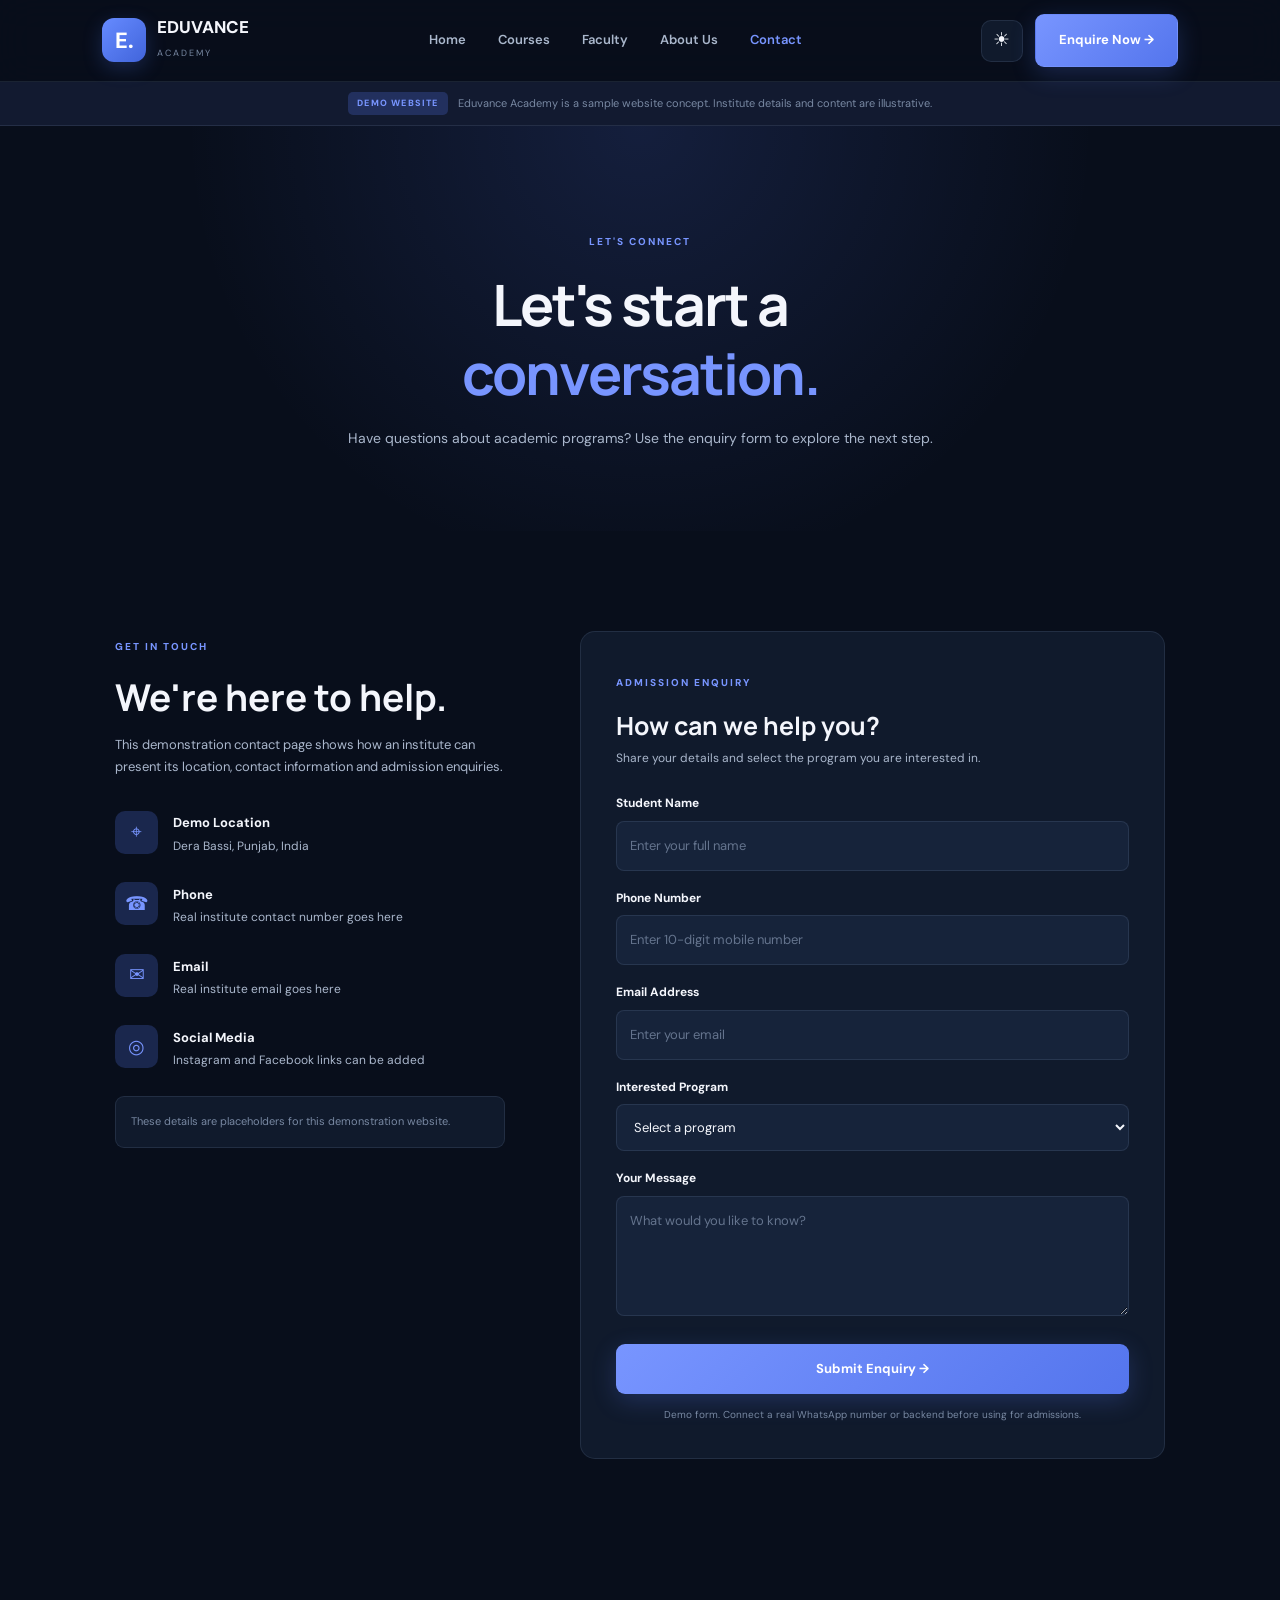
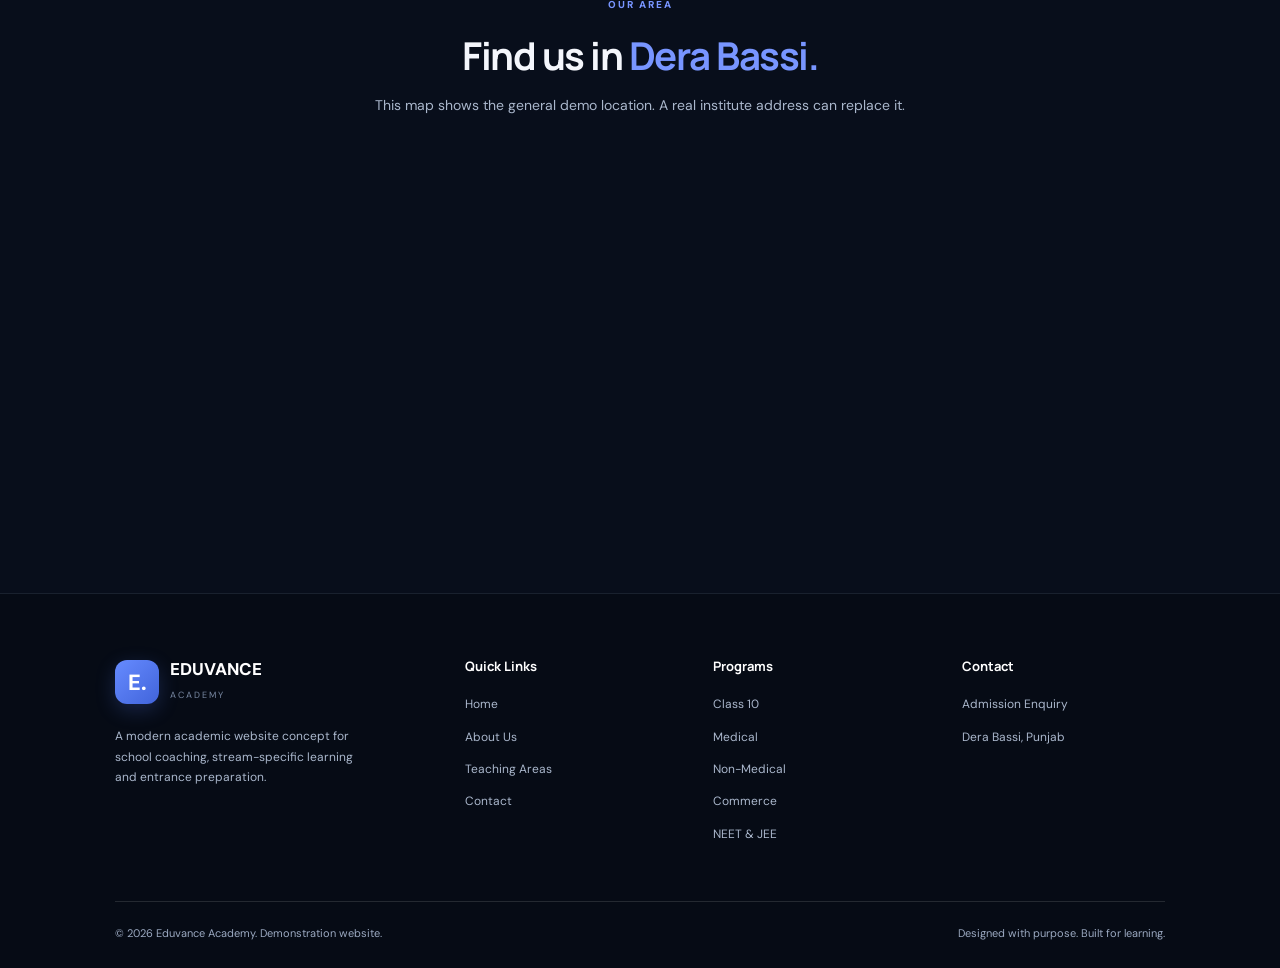
<file: contact.html>
<!DOCTYPE html>
<html lang="en">

<head>

    <meta charset="UTF-8">
    <meta name="viewport" content="width=device-width, initial-scale=1.0">

    <title>Contact & Admission Enquiry | Eduvance Academy</title>

    <meta name="description"
          content="Send an academic program or admission enquiry to Eduvance Academy.">

    <meta name="theme-color" content="#080e1b">

    <link rel="icon" type="image/svg+xml" href="favicon.svg">

    <link href="https://fonts.googleapis.com/css2?family=DM+Sans:wght@400;500;600;700;800&family=Manrope:wght@400;500;600;700;800&display=swap"
          rel="stylesheet">

    <link rel="stylesheet" href="css/style.css">

</head>

<body>

<div id="site-header"></div>

<main>

    <section class="page-hero">

        <span class="eyebrow">LET'S CONNECT</span>

        <h1>
            Let's start a<br>
            <span>conversation.</span>
        </h1>

        <p>
            Have questions about academic programs?
            Use the enquiry form to explore the next step.
        </p>

    </section>


    <section class="section contact-layout">


        <!-- CONTACT INFORMATION -->
        <div class="contact-info">

            <span class="eyebrow">GET IN TOUCH</span>

            <h2>
                We're here to
                <span>help.</span>
            </h2>

            <p>
                This demonstration contact page shows how
                an institute can present its location,
                contact information and admission enquiries.
            </p>


            <div class="contact-detail">

                <div class="detail-icon">⌖</div>

                <div>
                    <strong>Demo Location</strong>
                    <p>Dera Bassi, Punjab, India</p>
                </div>

            </div>


            <div class="contact-detail">

                <div class="detail-icon">☎</div>

                <div>
                    <strong>Phone</strong>
                    <p>Real institute contact number goes here</p>
                </div>

            </div>


            <div class="contact-detail">

                <div class="detail-icon">✉</div>

                <div>
                    <strong>Email</strong>
                    <p>Real institute email goes here</p>
                </div>

            </div>


            <div class="contact-detail">

                <div class="detail-icon">◎</div>

                <div>
                    <strong>Social Media</strong>
                    <p>Instagram and Facebook links can be added</p>
                </div>

            </div>


            <div class="demo-contact-note">
                These details are placeholders for this
                demonstration website.
            </div>

        </div>



        <!-- ENQUIRY FORM -->
        <form class="enquiry-form" id="enquiryForm">

            <span class="eyebrow">ADMISSION ENQUIRY</span>

            <h2>How can we help you?</h2>

            <p>
                Share your details and select the
                program you are interested in.
            </p>


            <label for="studentName">
                Student Name
            </label>

            <input
                type="text"
                id="studentName"
                name="name"
                placeholder="Enter your full name"
                autocomplete="name"
                required
            >


            <label for="studentPhone">
                Phone Number
            </label>

            <input
                type="tel"
                id="studentPhone"
                name="phone"
                placeholder="Enter 10-digit mobile number"
                pattern="[6-9][0-9]{9}"
                maxlength="10"
                autocomplete="tel"
                required
            >


            <label for="studentEmail">
                Email Address
            </label>

            <input
                type="email"
                id="studentEmail"
                name="email"
                placeholder="Enter your email"
                autocomplete="email"
            >


            <label for="studentCourse">
                Interested Program
            </label>

            <select id="studentCourse" name="course" required>

                <option value="">Select a program</option>

                <option>Class 10</option>

                <option>Medical - Class 11 & 12</option>

                <option>Non-Medical - Class 11 & 12</option>

                <option>Commerce - Class 11 & 12</option>

                <option>NEET Preparation</option>

                <option>JEE Preparation</option>

            </select>


            <label for="studentMessage">
                Your Message
            </label>

            <textarea
                id="studentMessage"
                name="message"
                rows="4"
                placeholder="What would you like to know?"
            ></textarea>


            <button type="submit"
                    class="btn btn-primary form-submit">

                Submit Enquiry →

            </button>


            <small class="form-note" id="formNote">
                Demo form. Connect a real WhatsApp number
                or backend before using for admissions.
            </small>

        </form>

    </section>


    <!-- LOCATION -->
    <section class="map-section">

        <div class="section-heading centered">

            <span class="eyebrow">OUR AREA</span>

            <h2>
                Find us in
                <span>Dera Bassi.</span>
            </h2>

            <p>
                This map shows the general demo location.
                A real institute address can replace it.
            </p>

        </div>


        <iframe
            title="Map showing Dera Bassi, Punjab"
            src="https://www.google.com/maps?q=Dera+Bassi+Punjab+India&output=embed"
            width="100%"
            height="350"
            style="border:0"
            loading="lazy"
            referrerpolicy="no-referrer-when-downgrade">
        </iframe>

    </section>

</main>


<div id="site-footer"></div>

<script src="js/main.js"></script>

</body>
</html>
</file>
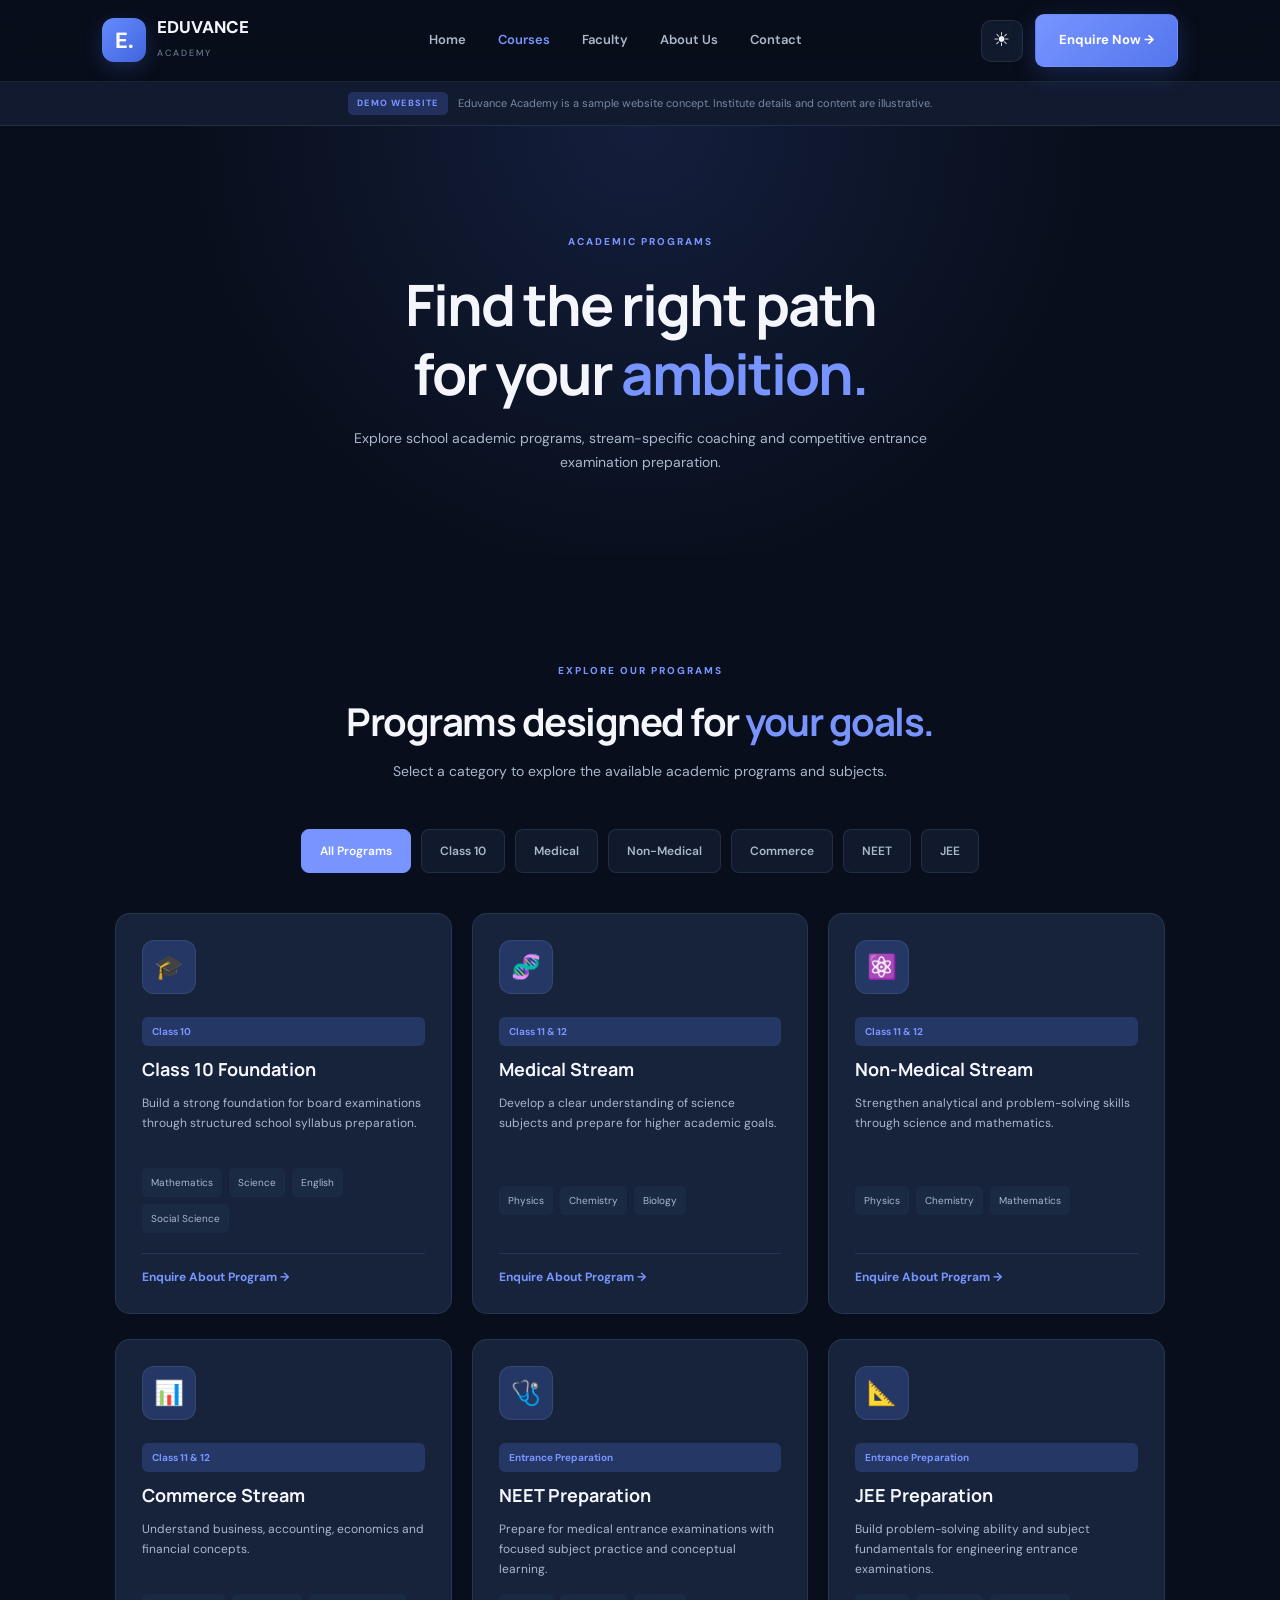
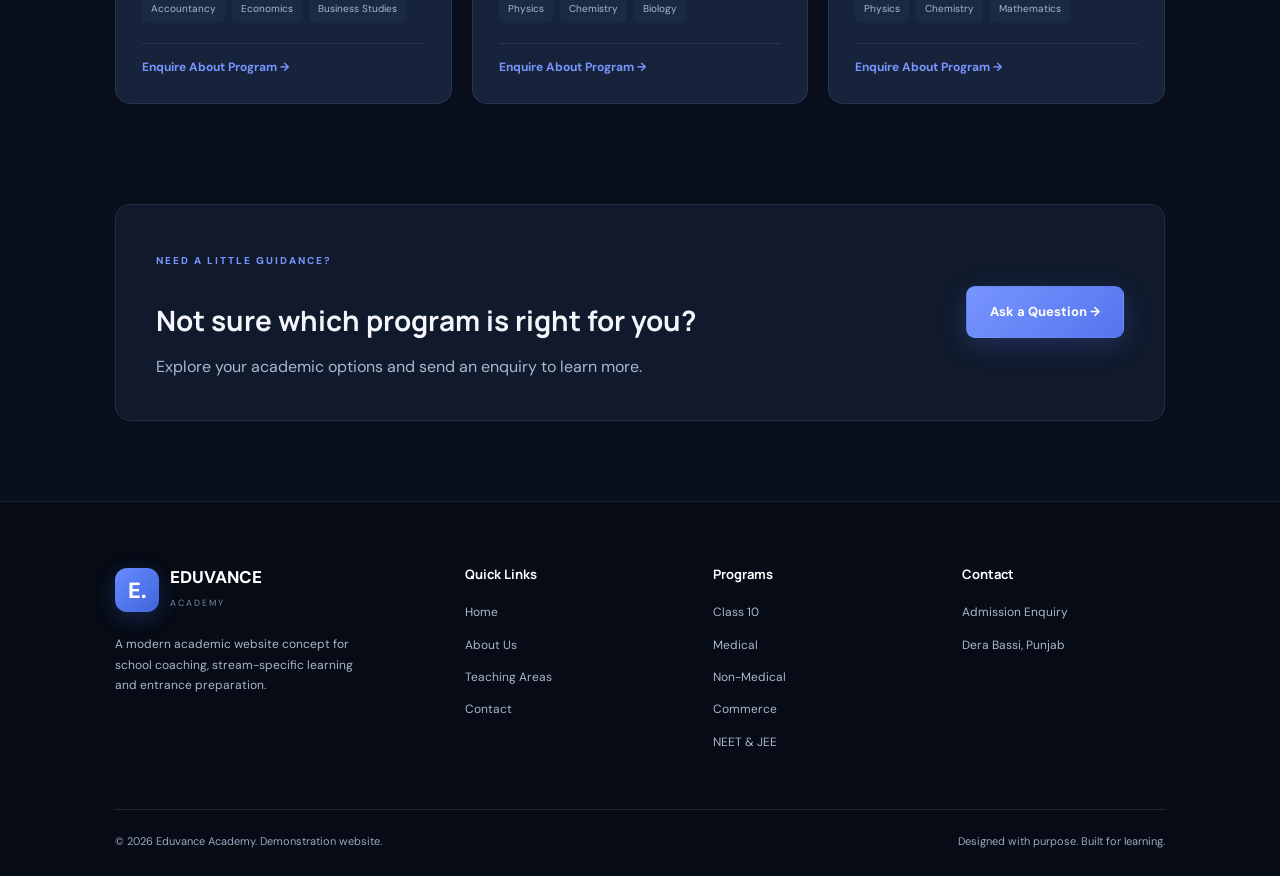
<file: courses.html>
<!DOCTYPE html>
<html lang="en">

<head>

    <meta charset="UTF-8">
    <meta name="viewport" content="width=device-width, initial-scale=1.0">

    <title>Courses & Programs | Eduvance Academy</title>

    <meta name="description"
          content="Explore Class 10, Medical, Non-Medical, Commerce, NEET and JEE academic programs.">

    <meta name="theme-color" content="#080e1b">

    <link rel="icon" type="image/svg+xml" href="favicon.svg">

    <link href="https://fonts.googleapis.com/css2?family=DM+Sans:wght@400;500;600;700;800&family=Manrope:wght@400;500;600;700;800&display=swap"
          rel="stylesheet">

    <link rel="stylesheet" href="css/style.css">

</head>

<body>

<div id="site-header"></div>

<main>

    <section class="page-hero">

        <span class="eyebrow">ACADEMIC PROGRAMS</span>

        <h1>
            Find the right path<br>
            for your <span>ambition.</span>
        </h1>

        <p>
            Explore school academic programs,
            stream-specific coaching and competitive
            entrance examination preparation.
        </p>

    </section>


    <section class="section">

        <div class="section-heading centered">

            <span class="eyebrow">EXPLORE OUR PROGRAMS</span>

            <h2>
                Programs designed for
                <span>your goals.</span>
            </h2>

            <p>
                Select a category to explore the available
                academic programs and subjects.
            </p>

        </div>


        <div class="course-filter">

            <button class="filter-btn active" data-filter="all">
                All Programs
            </button>

            <button class="filter-btn" data-filter="class10">
                Class 10
            </button>

            <button class="filter-btn" data-filter="medical">
                Medical
            </button>

            <button class="filter-btn" data-filter="nonmedical">
                Non-Medical
            </button>

            <button class="filter-btn" data-filter="commerce">
                Commerce
            </button>

            <button class="filter-btn" data-filter="neet">
                NEET
            </button>

            <button class="filter-btn" data-filter="jee">
                JEE
            </button>

        </div>


        <div class="course-grid course-grid-page"
             id="allCourses"></div>

    </section>


    <section class="section course-note">

        <div>

            <span class="eyebrow">NEED A LITTLE GUIDANCE?</span>

            <h2>
                Not sure which program is right for you?
            </h2>

            <p>
                Explore your academic options and
                send an enquiry to learn more.
            </p>

        </div>

        <a href="contact.html" class="btn btn-primary">
            Ask a Question →
        </a>

    </section>

</main>

<div id="site-footer"></div>

<script src="js/main.js"></script>

</body>
</html>
</file>
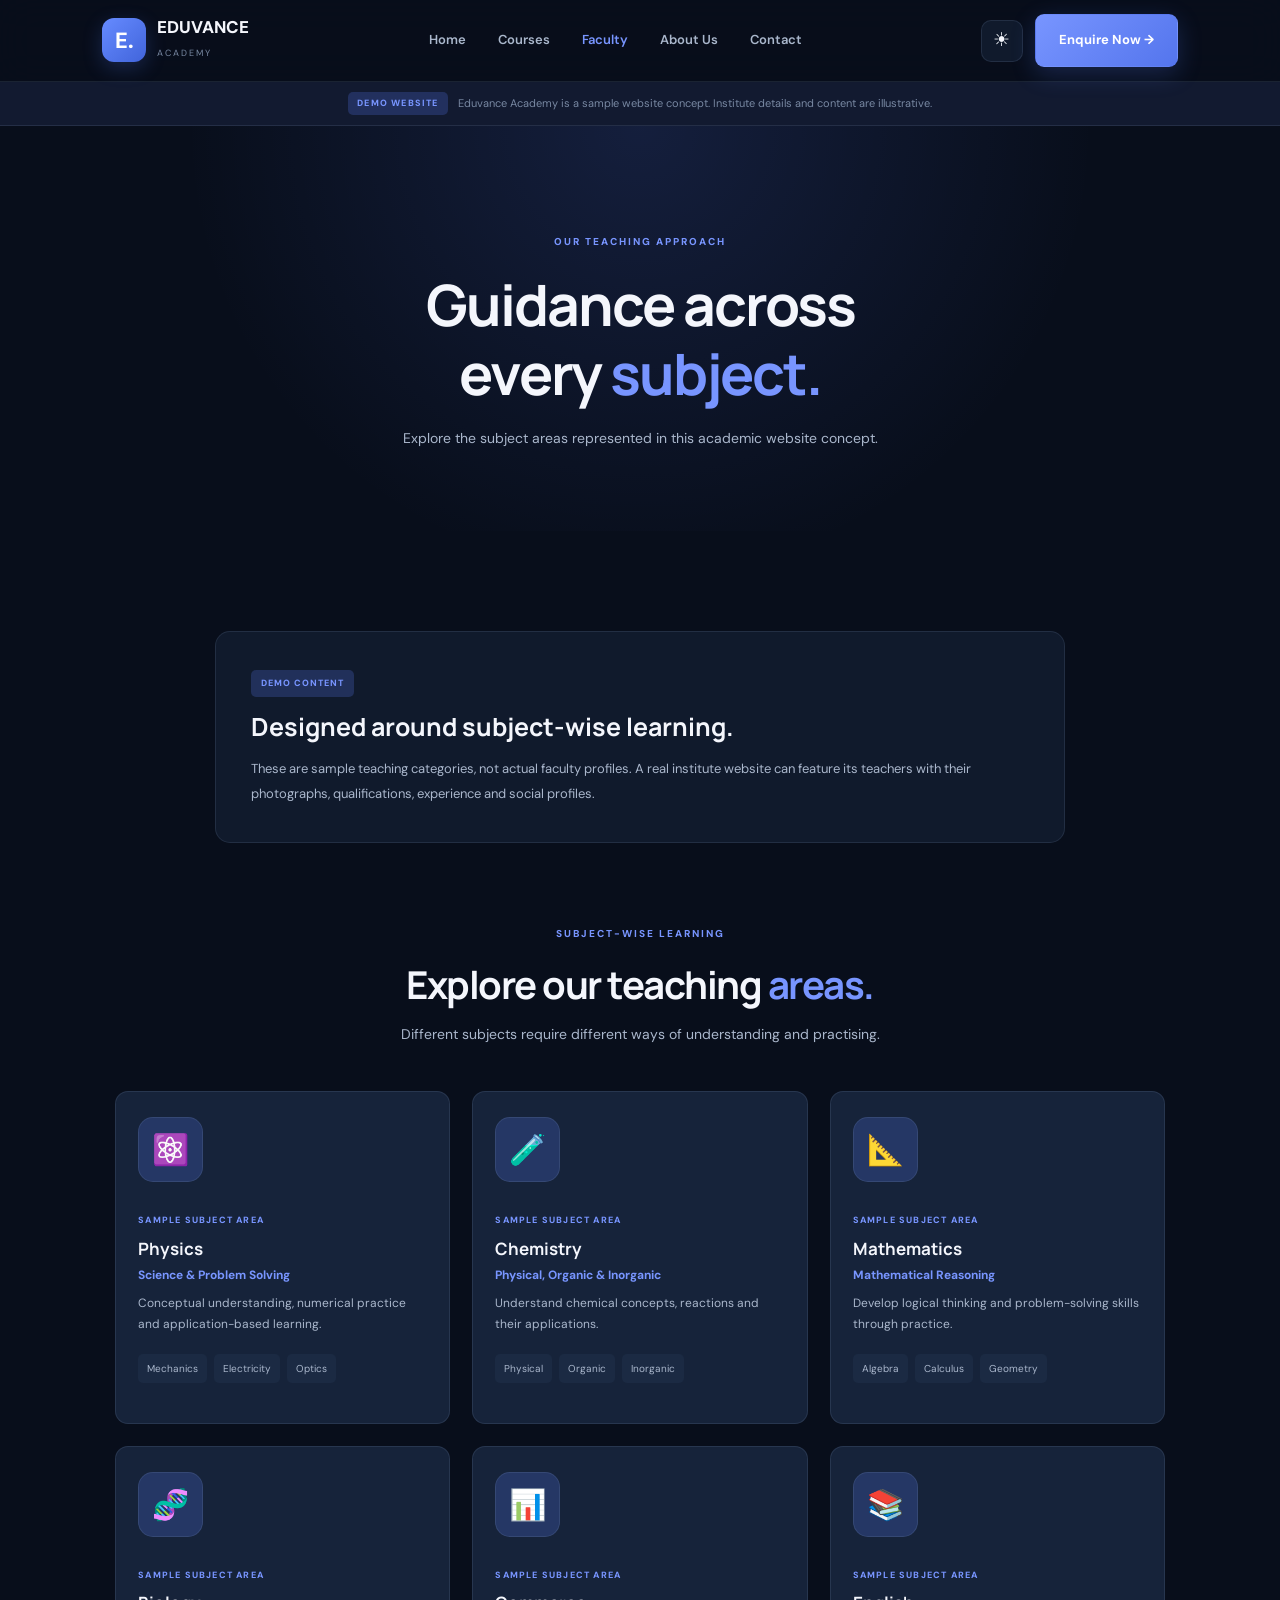
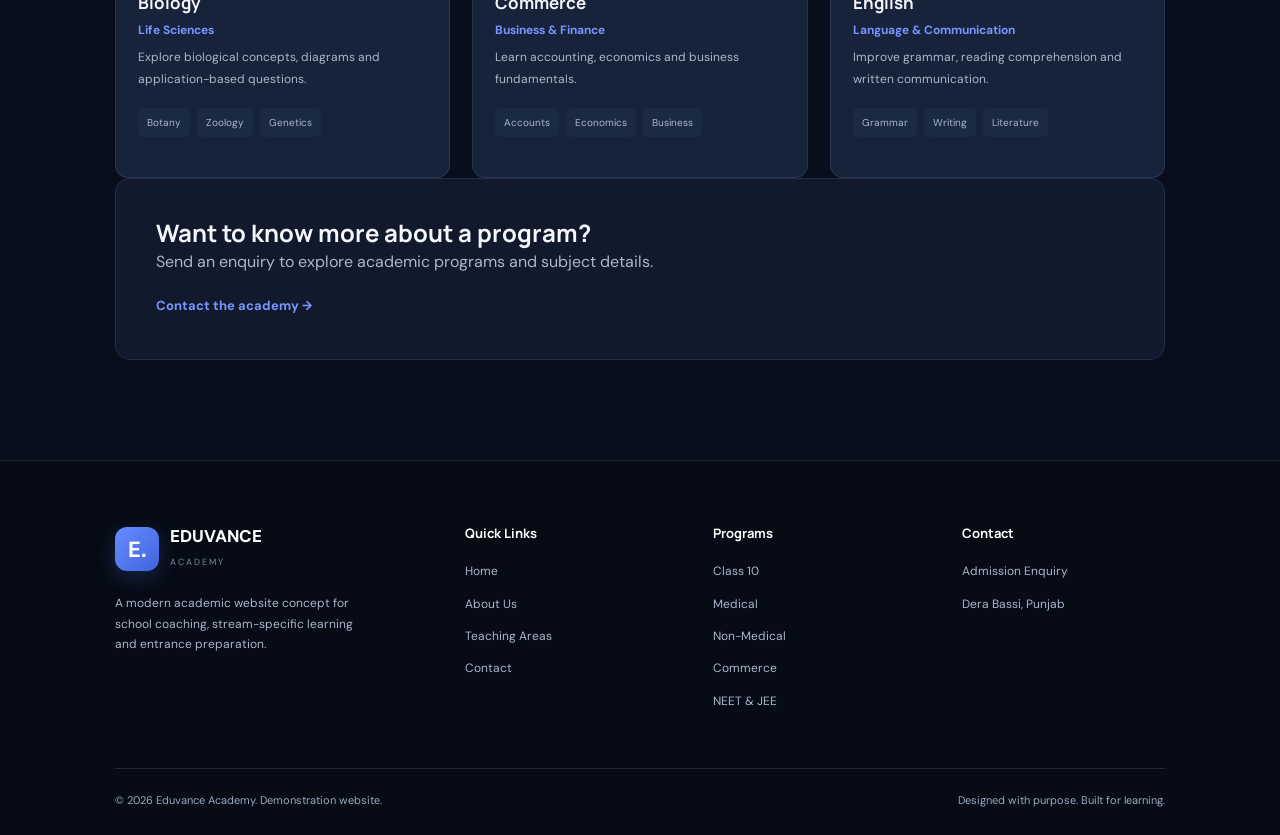
<file: faculty.html>
<!DOCTYPE html>
<html lang="en">

<head>

    <meta charset="UTF-8">
    <meta name="viewport" content="width=device-width, initial-scale=1.0">

    <title>Faculty & Teaching Areas | Eduvance Academy</title>

    <meta name="description"
          content="Explore subject-wise teaching areas for school academics, Medical, Non-Medical and Commerce programs.">

    <meta name="theme-color" content="#080e1b">

    <link rel="icon" type="image/svg+xml" href="favicon.svg">

    <link href="https://fonts.googleapis.com/css2?family=DM+Sans:wght@400;500;600;700;800&family=Manrope:wght@400;500;600;700;800&display=swap"
          rel="stylesheet">

    <link rel="stylesheet" href="css/style.css">

</head>

<body>

<div id="site-header"></div>

<main>

    <section class="page-hero">

        <span class="eyebrow">OUR TEACHING APPROACH</span>

        <h1>
            Guidance across<br>
            every <span>subject.</span>
        </h1>

        <p>
            Explore the subject areas represented
            in this academic website concept.
        </p>

    </section>


    <section class="section">

        <div class="demo-profile-note">

            <span class="demo-label">DEMO CONTENT</span>

            <h2>Designed around subject-wise learning.</h2>

            <p>
                These are sample teaching categories, not actual
                faculty profiles. A real institute website can
                feature its teachers with their photographs,
                qualifications, experience and social profiles.
            </p>

        </div>


        <div class="section-heading centered">

            <span class="eyebrow">SUBJECT-WISE LEARNING</span>

            <h2>
                Explore our teaching
                <span>areas.</span>
            </h2>

            <p>
                Different subjects require different
                ways of understanding and practising.
            </p>

        </div>


        <div class="faculty-grid faculty-grid-page"
             id="allFaculty"></div>


        <div class="contact-banner">

            <h2>Want to know more about a program?</h2>

            <p>
                Send an enquiry to explore academic
                programs and subject details.
            </p>

            <a href="contact.html" class="text-link">
                Contact the academy →
            </a>

        </div>

    </section>

</main>

<div id="site-footer"></div>

<script src="js/main.js"></script>

</body>
</html>
</file>
<file: css/style.css>
/* ============================================
   EDUVANCE ACADEMY
   PREMIUM DARK DESIGN SYSTEM
============================================ */

/* 1. THEME VARIABLES */

:root {
    color-scheme: dark;

    --primary: #7895ff;
    --primary-hover: #94aaff;
    --primary-glow: rgba(91, 126, 255, 0.22);

    --background: #080e1b;
    --surface: #101a2c;
    --surface-2: #16233a;
    --surface-3: #1b2a43;

    --heading: #f4f6fc;
    --text: #aab7cc;
    --muted: #7888a2;

    --border: rgba(163, 184, 224, 0.12);
    --border-hover: rgba(120, 149, 255, 0.5);

    --radius: 15px;
    --shadow: 0 18px 55px rgba(0,0,0,0.3);
}

/* LIGHT THEME */

body.light-theme {
    color-scheme: light;

    --primary: #4268e8;
    --primary-hover: #3154cc;
    --primary-glow: rgba(66,104,232,0.12);

    --background: #f7f9fd;
    --surface: #ffffff;
    --surface-2: #f0f3fa;
    --surface-3: #e7ecf6;

    --heading: #17233c;
    --text: #64718a;
    --muted: #8994a7;

    --border: rgba(28,48,85,0.10);
    --border-hover: rgba(66,104,232,0.4);

    --shadow: 0 15px 40px rgba(29,48,89,0.07);
}

/* 2. GLOBAL RESET */

* {
    margin: 0;
    padding: 0;
    box-sizing: border-box;
}

html {
    scroll-behavior: smooth;
}

body {
    background: var(--background);
    color: var(--text);
    font-family: 'DM Sans', sans-serif;
    line-height: 1.7;
    overflow-x: hidden;
    transition: background .3s, color .3s;
}

h1,h2,h3,h4 {
    font-family: 'Manrope', sans-serif;
    color: var(--heading);
    line-height: 1.2;
}

a {
    text-decoration: none;
    color: inherit;
}

button,input,textarea,select {
    font: inherit;
}

button {
    cursor: pointer;
}

img {
    display: block;
    max-width: 100%;
}

::selection {
    background: var(--primary);
    color: white;
}

/* 3. NAVIGATION */

.site-header {
    min-height: 82px;
    padding: 0 8%;
    display: flex;
    align-items: center;
    justify-content: space-between;

    background: rgba(8,14,27,.88);
    border-bottom: 1px solid var(--border);

    position: sticky;
    top: 0;
    z-index: 1000;

    backdrop-filter: blur(18px);
    -webkit-backdrop-filter: blur(18px);
}

.light-theme .site-header {
    background: rgba(255,255,255,.9);
}

.brand {
    display: flex;
    align-items: center;
    gap: 11px;
}

.brand-icon {
    width: 44px;
    height: 44px;
    display: grid;
    place-items: center;

    background: linear-gradient(135deg,#668bff,#4164db);
    color: white;
    border-radius: 12px;

    font-size: 22px;
    font-weight: 800;
    box-shadow: 0 6px 20px var(--primary-glow);
}

.brand-text strong {
    display: block;
    color: var(--heading);
    font-size: 17px;
    font-weight: 800;
    line-height: 1.2;
}

.brand-text small {
    font-size: 9px;
    letter-spacing: 2px;
    color: var(--muted);
}

.nav-links {
    display: flex;
    align-items: center;
    gap: 32px;
}

.nav-links a {
    color: var(--text);
    font-size: 13px;
    font-weight: 600;
    transition: .25s;
}

.nav-links a:hover,
.nav-links a.active {
    color: var(--primary);
}

.nav-actions {
    display: flex;
    align-items: center;
    gap: 12px;
}

.menu-toggle,
.theme-toggle {
    display: grid;
    place-items: center;
    border: 1px solid var(--border);
    background: var(--surface);
    color: var(--heading);
    border-radius: 10px;
    width: 42px;
    height: 42px;
    font-size: 19px;
    transition: .25s;
}

.theme-toggle:hover,
.menu-toggle:hover {
    border-color: var(--primary);
    color: var(--primary);
}

.menu-toggle {
    display: none;
}

/* 4. BUTTONS */

.btn {
    display: inline-flex;
    justify-content: center;
    align-items: center;
    gap: 12px;

    padding: 14px 23px;
    border-radius: 9px;

    font-size: 13px;
    font-weight: 700;

    border: 1px solid transparent;
    transition: .3s;
}

.btn-primary {
    background: linear-gradient(135deg,#7895ff,#5475ed);
    color: #fff;
    box-shadow: 0 7px 25px var(--primary-glow);
}

.btn-primary:hover {
    transform: translateY(-3px);
    box-shadow: 0 12px 30px var(--primary-glow);
}

.btn-outline {
    border-color: var(--border);
    background: var(--surface);
    color: var(--heading);
}

.btn-outline:hover {
    border-color: var(--primary);
    color: var(--primary);
}

.btn-white {
    background: white;
    color: #3454bf;
}

.btn-white:hover {
    transform: translateY(-3px);
}

/* 5. COMMON TEXT */

.eyebrow {
    display: inline-block;
    color: var(--primary);
    font-size: 10px;
    font-weight: 800;
    letter-spacing: 2px;
    margin-bottom: 20px;
}

.text-link {
    display: inline-block;
    font-size: 13px;
    font-weight: 700;
    color: var(--primary);
    margin-top: 20px;
}

.text-link:hover {
    color: var(--primary-hover);
}

.section {
    padding: 100px 9%;
}

.section-heading {
    display: flex;
    justify-content: space-between;
    align-items: flex-end;
    gap: 25px;
    margin-bottom: 45px;
}

.section-heading h2,
.section-content h2 {
    font-size: clamp(29px,3vw,42px);
    letter-spacing: -1.5px;
    margin-bottom: 15px;
}

.section-heading p,
.section-content > p {
    color: var(--text);
    font-size: 14px;
    max-width: 590px;
}

.section-heading h2 span,
.section-content h2 span,
.page-hero h1 span {
    color: var(--primary);
}

.centered {
    display: block;
    text-align: center;
}

.centered p {
    margin: auto;
}

/* 6. PREMIUM HERO */

.hero {
    min-height: 650px;
    padding: 90px 9%;

    display: grid;
    grid-template-columns: 1fr .95fr;
    align-items: center;
    gap: 65px;

    position: relative;
    overflow: hidden;

    background:
        radial-gradient(ellipse at 85% 25%,
        rgba(79,110,231,.17),transparent 38%),
        radial-gradient(ellipse at 10% 90%,
        rgba(52,93,188,.09),transparent 35%),
        var(--background);
}

.hero-content {
    position: relative;
    z-index: 2;
}

.hero-content .eyebrow {
    padding: 9px 14px;
    border: 1px solid var(--border);
    background: var(--surface);
    border-radius: 30px;
}

.live-dot {
    display: inline-block;
    width: 7px;
    height: 7px;
    background: #30d69a;
    border-radius: 50%;
    margin-right: 7px;
}

.hero h1 {
    font-size: clamp(43px,5vw,70px);
    line-height: 1.12;
    letter-spacing: -3px;
    margin-bottom: 25px;
}

.hero h1 span {
    background: linear-gradient(100deg,#8ca7ff,#b7c6ff);
    -webkit-background-clip: text;
    background-clip: text;
    color: transparent;
}

.hero-description {
    max-width: 490px;
    font-size: 15px;
    line-height: 1.9;
    color: var(--text);
}

.hero-actions {
    display: flex;
    gap: 13px;
    flex-wrap: wrap;
    margin-top: 32px;
}

.hero-trust {
    display: flex;
    align-items: center;
    gap: 15px;
    margin-top: 40px;
}

.hero-trust p {
    font-size: 12px;
}

.avatar-stack {
    display: flex;
}

.avatar-stack span {
    width: 34px;
    height: 34px;
    display: grid;
    place-items: center;
    background: var(--surface-3);
    color: var(--primary);
    border: 2px solid var(--background);
    border-radius: 50%;
    margin-left: -7px;
    font-size: 10px;
    font-weight: 800;
}

.avatar-stack span:first-child {
    margin-left: 0;
}

.hero-image-wrap {
    position: relative;
    width: 100%;
    max-width: 500px;
    justify-self: end;
}

.hero-image {
    width: 100%;
    height: 450px;
    object-fit: cover;
    border-radius: 18px;
    border: 1px solid var(--border);
    box-shadow: var(--shadow);
}

.floating-card {
    position: absolute;
    display: flex;
    align-items: center;
    gap: 12px;

    padding: 15px 19px;
    background: var(--surface);
    border: 1px solid var(--border);
    border-radius: 12px;
    box-shadow: var(--shadow);
    backdrop-filter: blur(15px);
}

.floating-top {
    top: 35px;
    left: -40px;
}

.floating-bottom {
    bottom: 35px;
    right: -35px;
}

.floating-icon {
    background: rgba(255,193,90,.14);
    color: #ffc15a;
    padding: 12px;
    border-radius: 9px;
}

.floating-icon.blue {
    background: var(--primary-glow);
    color: var(--primary);
}

.floating-card strong {
    display: block;
    color: var(--heading);
    font-size: 12px;
}

.floating-card small {
    font-size: 10px;
    color: var(--muted);
}

/* 7. TRUST STRIP */

.trust-strip {
    display: grid;
    grid-template-columns: repeat(4,1fr);
    gap: 20px;
    padding: 30px 9%;

    background: var(--surface);
    border-top: 1px solid var(--border);
    border-bottom: 1px solid var(--border);
}

.trust-strip div {
    display: flex;
    align-items: center;
    gap: 13px;
}

.trust-strip strong {
    color: var(--primary);
    font-size: 21px;
}

.trust-strip span {
    font-size: 12px;
    font-weight: 600;
}

/* 8. ABOUT SECTION */

.about-intro {
    display: grid;
    grid-template-columns: 1fr 1fr;
    align-items: center;
    gap: 75px;
}

.section-image {
    position: relative;
}

.section-image img {
    width: 100%;
    height: 420px;
    object-fit: cover;
    border-radius: 16px;
    border: 1px solid var(--border);
}

.image-caption {
    position: absolute;
    bottom: 20px;
    left: 20px;
    padding: 13px 18px;
    background: var(--surface);
    border: 1px solid var(--border);
    border-radius: 8px;
    color: var(--heading);
    font-size: 12px;
    font-weight: 700;
}

.feature-list {
    display: grid;
    gap: 14px;
    margin-top: 25px;
}

.feature-list div {
    color: var(--heading);
    font-size: 13px;
    font-weight: 600;
}

.feature-list span {
    color: #30d69a;
    margin-right: 10px;
}

/* 9. COURSES */

.courses-section,
.faculty-preview,
.values-section {
    background: var(--surface);
}

.course-grid {
    display: grid;
    grid-template-columns: repeat(4,1fr);
    gap: 20px;
}

.course-card {
    background: var(--surface-2);
    border: 1px solid var(--border);
    padding: 26px;
    border-radius: var(--radius);
    transition: .3s;
}

.course-card:hover {
    transform: translateY(-7px);
    border-color: var(--border-hover);
    box-shadow: var(--shadow);
}

.course-icon {
    width: 54px;
    height: 54px;
    display: grid;
    place-items: center;
    background: var(--primary-glow);
    border: 1px solid var(--border);
    border-radius: 12px;
    font-size: 24px;
    margin-bottom: 23px;
}

.course-card h3 {
    font-size: 18px;
    margin-bottom: 12px;
}

.course-card p {
    font-size: 12px;
    min-height: 65px;
    color: var(--text);
}

.course-tags {
    display: flex;
    flex-wrap: wrap;
    gap: 7px;
    margin: 18px 0;
}

.course-tags span {
    background: var(--surface-3);
    color: var(--text);
    font-size: 10px;
    padding: 6px 9px;
    border-radius: 5px;
}

.course-card > a {
    color: var(--primary);
    font-size: 12px;
    font-weight: 700;
}

/* 10. WHY CHOOSE US */

.why-grid {
    display: grid;
    grid-template-columns: repeat(4,1fr);
    gap: 18px;
}

.why-card {
    background: var(--surface);
    border: 1px solid var(--border);
    padding: 28px;
    border-radius: 13px;
    transition: .3s;
}

.why-card:hover {
    border-color: var(--border-hover);
    transform: translateY(-5px);
    box-shadow: var(--shadow);
}

.why-icon {
    width: 45px;
    height: 45px;
    display: grid;
    place-items: center;
    background: var(--primary-glow);
    color: var(--primary);
    border-radius: 10px;
    font-weight: 800;
    margin-bottom: 22px;
}

.why-card h3 {
    font-size: 16px;
    margin-bottom: 12px;
}

.why-card p {
    font-size: 12px;
}

/* 11. FACULTY */

.faculty-grid {
    display: grid;
    grid-template-columns: repeat(3,1fr);
    gap: 22px;
}

.faculty-card {
    background: var(--surface-2);
    border: 1px solid var(--border);
    border-radius: 13px;
    overflow: hidden;
    transition: .3s;
}

.faculty-card:hover {
    transform: translateY(-5px);
    border-color: var(--border-hover);
    box-shadow: var(--shadow);
}

.faculty-card img {
    width: 100%;
    height: 240px;
    object-fit: cover;
}

.faculty-info {
    padding: 22px;
}

.faculty-info h3 {
    font-size: 17px;
}

.faculty-info p {
    font-size: 12px;
    margin-top: 6px;
}

.faculty-info .faculty-subject {
    color: var(--primary);
    font-weight: 700;
}

/* 12. CTA */

.cta-section {
    padding: 85px 10%;
    background:
        radial-gradient(circle at 90% 30%,rgba(255,255,255,.15),transparent 30%),
        linear-gradient(120deg,#4268d9,#526fe8);

    display: flex;
    justify-content: space-between;
    align-items: center;
    overflow: hidden;
}

.cta-section h2 {
    color: white;
    font-size: clamp(32px,4vw,49px);
    margin-bottom: 18px;
}

.cta-section h2 span {
    color: #d6e0ff;
}

.cta-section p {
    color: #e0e7ff;
    margin-bottom: 27px;
    font-size: 13px;
}

.light-eyebrow {
    color: #dbe3ff;
}

.cta-decoration {
    font-size: 230px;
    font-weight: 800;
    color: rgba(255,255,255,.1);
}

/* 13. PAGE HEADERS */

.page-hero {
    text-align: center;
    padding: 100px 20px 80px;
    background:
        radial-gradient(circle at 50% 0%,rgba(91,126,255,.15),transparent 60%),
        var(--background);
}

.page-hero h1 {
    font-size: clamp(37px,5vw,57px);
    letter-spacing: -2px;
    margin-bottom: 20px;
}

.page-hero p {
    max-width: 600px;
    margin: auto;
    font-size: 14px;
}

/* 14. FILTERS */

.course-filter {
    display: flex;
    justify-content: center;
    flex-wrap: wrap;
    gap: 10px;
    margin-bottom: 40px;
}

.filter-btn {
    background: var(--surface);
    border: 1px solid var(--border);
    color: var(--text);
    padding: 11px 18px;
    border-radius: 8px;
    font-size: 12px;
    font-weight: 600;
    transition: .3s;
}

.filter-btn.active,
.filter-btn:hover {
    background: var(--primary);
    color: white;
    border-color: var(--primary);
}

.course-grid-page {
    grid-template-columns: repeat(3,1fr);
}

.course-note,
.contact-banner {
    background: var(--surface);
    border: 1px solid var(--border);
    border-radius: 15px;
    padding: 40px;
}

.course-note {
    display: flex;
    justify-content: space-between;
    align-items: center;
    gap: 30px;
}

.course-note h2 {
    font-size: 28px;
    margin: 15px 0;
}

/* 15. FACILITY */

.facility-grid {
    display: grid;
    grid-template-columns: repeat(3,1fr);
    gap: 20px;
}

.facility-grid img {
    width: 100%;
    height: 260px;
    object-fit: cover;
    border-radius: 13px;
    border: 1px solid var(--border);
}

/* 16. CONTACT */

.contact-layout {
    display: grid;
    grid-template-columns: .8fr 1.2fr;
    gap: 75px;
}

.contact-info h2 {
    font-size: 37px;
    margin-bottom: 15px;
}

.contact-info > p {
    font-size: 13px;
    margin-bottom: 30px;
}

.contact-detail {
    display: flex;
    align-items: center;
    gap: 15px;
    margin: 24px 0;
}

.detail-icon {
    flex-shrink: 0;
    width: 43px;
    height: 43px;
    display: grid;
    place-items: center;
    background: var(--primary-glow);
    color: var(--primary);
    border-radius: 10px;
    font-size: 19px;
}

.contact-detail strong {
    color: var(--heading);
    font-size: 13px;
}

.contact-detail p {
    font-size: 12px;
}

.social-links {
    display: flex;
    gap: 20px;
    margin-top: 30px;
}

.social-links a {
    color: var(--primary);
    font-size: 12px;
    font-weight: 700;
}

.enquiry-form {
    background: var(--surface);
    border: 1px solid var(--border);
    border-radius: 15px;
    padding: 35px;
}

.enquiry-form h2 {
    font-size: 25px;
    margin-bottom: 7px;
}

.enquiry-form > p {
    font-size: 12px;
    margin-bottom: 25px;
}

.enquiry-form label {
    display: block;
    color: var(--heading);
    font-size: 12px;
    font-weight: 700;
    margin: 17px 0 7px;
}

.enquiry-form input,
.enquiry-form select,
.enquiry-form textarea {
    width: 100%;
    background: var(--surface-2);
    border: 1px solid var(--border);
    border-radius: 8px;
    padding: 13px;
    color: var(--heading);
    outline: none;
    font-size: 12px;
    transition: .25s;
}

.enquiry-form input:focus,
.enquiry-form select:focus,
.enquiry-form textarea:focus {
    border-color: var(--primary);
    box-shadow: 0 0 0 3px var(--primary-glow);
}

.enquiry-form textarea {
    resize: vertical;
}

.form-submit {
    width: 100%;
    margin-top: 20px;
    border: 0;
}

.form-note {
    display: block;
    text-align: center;
    color: var(--muted);
    font-size: 10px;
    margin-top: 12px;
}

.map-section {
    padding: 30px 9% 80px;
}

.map-section iframe {
    border-radius: 14px;
    filter: grayscale(.2) contrast(.9);
}

/* 17. FOOTER */

.site-footer {
    background: #060b15;
    padding: 65px 9% 25px;
    border-top: 1px solid var(--border);
    color: white;
}

.light-theme .site-footer {
    background: #14203a;
}

.footer-grid {
    display: grid;
    grid-template-columns: 1.5fr 1fr 1fr 1fr;
    gap: 45px;
    padding-bottom: 45px;
}

.footer-brand .brand-text strong {
    color: white;
}

.footer-brand p {
    font-size: 12px;
    color: #aab7cc;
    margin-top: 20px;
    max-width: 260px;
}

.footer-column h4 {
    color: white;
    font-size: 13px;
    margin-bottom: 20px;
}

.footer-column a {
    display: block;
    color: #aab7cc;
    font-size: 12px;
    margin: 12px 0;
}

.footer-column a:hover {
    color: white;
}

.footer-bottom {
    border-top: 1px solid rgba(255,255,255,.12);
    padding-top: 22px;
    display: flex;
    justify-content: space-between;
    gap: 15px;
    font-size: 11px;
    color: #9ba9c1;
}

/* 18. ANIMATIONS */

.reveal {
    opacity: 0;
    transform: translateY(22px);
    transition: opacity .7s ease, transform .7s ease;
}

.reveal.visible {
    opacity: 1;
    transform: translateY(0);
}

/* 19. RESPONSIVE */

@media(max-width:1050px) {
    .hero {
        padding: 75px 6%;
        gap: 35px;
    }

    .section {
        padding: 75px 6%;
    }

    .course-grid {
        grid-template-columns: repeat(2,1fr);
    }

    .why-grid {
        grid-template-columns: repeat(2,1fr);
    }
}

@media(max-width:750px) {
    .site-header {
        padding: 0 5%;
    }

    .menu-toggle {
        display: grid;
    }

    .nav-actions > .btn {
        display: none;
    }

    .nav-links {
        display: none;
        position: absolute;
        top: 82px;
        left: 0;
        width: 100%;
        padding: 22px 6%;
        background: var(--surface);
        border-bottom: 1px solid var(--border);
        flex-direction: column;
        align-items: flex-start;
        gap: 20px;
    }

    .nav-links.open {
        display: flex;
    }

    .hero {
        grid-template-columns: 1fr;
        padding: 65px 7%;
        text-align: center;
    }

    .hero h1 {
        font-size: 47px;
    }

    .hero-description {
        margin: auto;
    }

    .hero-actions,
    .hero-trust {
        justify-content: center;
    }

    .hero-image-wrap {
        justify-self: center;
        max-width: 430px;
    }

    .hero-image {
        height: 330px;
    }

    .floating-top {
        left: -5px;
    }

    .floating-bottom {
        right: -5px;
    }

    .trust-strip {
        grid-template-columns: repeat(2,1fr);
        padding: 30px 6%;
    }

    .about-intro,
    .contact-layout {
        grid-template-columns: 1fr;
        gap: 40px;
    }

    .section-image img {
        height: 330px;
    }

    .faculty-grid,
    .course-grid-page {
        grid-template-columns: repeat(2,1fr);
    }

    .footer-grid {
        grid-template-columns: repeat(2,1fr);
    }

    .course-note {
        flex-direction: column;
        align-items: flex-start;
    }

    .cta-decoration {
        display: none;
    }
}

@media(max-width:480px) {
    .hero h1 {
        font-size: 39px;
    }

    .hero-image {
        height: 270px;
    }

    .section {
        padding: 65px 6%;
    }

    .section-heading {
        display: block;
    }

    .course-grid,
    .course-grid-page,
    .faculty-grid,
    .why-grid,
    .facility-grid {
        grid-template-columns: 1fr;
    }

    .trust-strip {
        grid-template-columns: 1fr;
    }

    .page-hero {
        padding: 70px 7%;
    }

    .page-hero h1 {
        font-size: 36px;
    }

    .enquiry-form {
        padding: 22px;
    }

    .cta-section {
        padding: 60px 7%;
    }

    .footer-grid {
        grid-template-columns: 1fr 1fr;
        gap: 30px 20px;
    }

    .footer-bottom {
        flex-direction: column;
    }

    .facility-grid img {
        height: 220px;
    }
}

@media(prefers-reduced-motion:reduce) {
    html {
        scroll-behavior: auto;
    }

    *,*::before,*::after {
        transition-duration: .01ms !important;
        animation-duration: .01ms !important;
    }

    .reveal {
        opacity: 1;
        transform: none;
    }
}

/* =====================================================
   EDUVANCE ACADEMY - WEBSITE UPGRADE
   Add this section at the END of style.css
===================================================== */


/* DEMO NOTICE */

.demo-banner {
    display: flex;
    justify-content: center;
    align-items: center;
    flex-wrap: wrap;
    gap: 10px;

    padding: 10px 20px;

    background: rgba(120, 149, 255, 0.09);

    border-bottom: 1px solid var(--border);

    text-align: center;
}

.demo-banner span {
    padding: 4px 9px;

    border-radius: 5px;

    background: var(--primary-glow);

    color: var(--primary);

    font-size: 9px;

    font-weight: 800;

    letter-spacing: 1.2px;
}

.demo-banner p {
    color: var(--muted);

    font-size: 11px;
}


/* HERO PROGRAM LABEL */

.hero-programs {
    display: inline-block;

    margin-bottom: 18px;

    padding: 9px 13px;

    background: var(--surface-2);

    border: 1px solid var(--border);

    border-radius: 7px;

    color: var(--primary);

    font-size: 10px;

    font-weight: 800;

    letter-spacing: 1.2px;
}


/* IMPROVED HERO IMAGE */

.hero-image {
    background: var(--surface-2);
}

.hero-image-wrap {
    isolation: isolate;
}

.hero-image-wrap::after {
    content: "";

    position: absolute;

    inset: -12px;

    z-index: -1;

    border: 1px solid var(--border);

    border-radius: 25px;

    pointer-events: none;
}


/* COURSE DURATION */

.course-duration {
    display: inline-block;

    margin-bottom: 13px;

    padding: 6px 10px;

    border-radius: 6px;

    background: var(--primary-glow);

    color: var(--primary);

    font-size: 10px;

    font-weight: 700;
}


/* COURSE CARDS */

.course-card {
    display: flex;

    flex-direction: column;

    min-height: 100%;
}

.course-card p {
    min-height: 75px;
}

.course-card .course-tags {
    margin-top: auto;

    margin-bottom: 20px;
}

.course-card > a {
    display: inline-block;

    margin-top: auto;

    padding-top: 13px;

    border-top: 1px solid var(--border);
}


/* FILTER BUTTONS */

.course-filter {
    row-gap: 12px;
}

.filter-btn {
    min-height: 43px;

    cursor: pointer;
}

.filter-btn:focus-visible {
    outline: 2px solid var(--primary);

    outline-offset: 4px;
}


/* TEACHING AREA CARDS */

.teaching-card {
    display: flex;

    flex-direction: column;

    min-height: 100%;
}

.teaching-icon {
    display: grid;

    place-items: center;

    width: 65px;

    height: 65px;

    margin: 25px 22px 0;

    border-radius: 15px;

    background: var(--primary-glow);

    border: 1px solid var(--border);

    font-size: 30px;
}

.teaching-card .faculty-info {
    flex: 1;
}

.sample-label {
    display: inline-block;

    margin-bottom: 10px;

    color: var(--primary);

    font-size: 9px;

    font-weight: 800;

    letter-spacing: 1.2px;
}

.teaching-card .faculty-info p {
    line-height: 1.8;
}

.teaching-card .course-tags {
    margin-top: 18px;
}


/* FACULTY / DEMO CONTENT NOTE */

.demo-profile-note {
    max-width: 850px;

    margin: 0 auto 75px;

    padding: 35px;

    border-radius: 15px;

    background: var(--surface);

    border: 1px solid var(--border);
}

.demo-profile-note h2 {
    margin: 15px 0;

    color: var(--heading);

    font-size: 25px;
}

.demo-profile-note p {
    color: var(--text);

    font-size: 13px;

    line-height: 1.9;
}

.demo-label {
    display: inline-block;

    padding: 6px 10px;

    background: var(--primary-glow);

    color: var(--primary);

    border-radius: 5px;

    font-size: 9px;

    font-weight: 800;

    letter-spacing: 1px;
}


/* CONTACT DEMO NOTICE */

.demo-contact-note {
    margin-top: 25px;

    padding: 15px;

    border: 1px solid var(--border);

    border-radius: 9px;

    background: var(--surface);

    color: var(--muted);

    font-size: 11px;

    line-height: 1.8;
}


/* CONTACT FORM IMPROVEMENTS */

.enquiry-form {
    align-self: start;
}

.enquiry-form input,
.enquiry-form select,
.enquiry-form textarea {
    min-height: 47px;

    font-size: 13px;
}

.enquiry-form textarea {
    min-height: 120px;
}

.enquiry-form input::placeholder,
.enquiry-form textarea::placeholder {
    color: var(--muted);
    opacity: .8;
}

.enquiry-form select {
    cursor: pointer;
}

.enquiry-form button {
    cursor: pointer;
}


/* FORM FOCUS ACCESSIBILITY */

button:focus-visible,
a:focus-visible,
input:focus-visible,
select:focus-visible,
textarea:focus-visible {
    outline: 2px solid var(--primary);

    outline-offset: 3px;
}


/* FLOATING WHATSAPP BUTTON */

.floating-whatsapp {
    position: fixed;

    right: 25px;

    bottom: 25px;

    z-index: 900;

    width: 55px;

    height: 55px;

    display: grid;

    place-items: center;

    border-radius: 50%;

    background: #25D366;

    color: white;

    font-size: 28px;

    box-shadow: 0 8px 25px rgba(0,0,0,.25);

    transition: .25s;
}

.floating-whatsapp:hover {
    transform: translateY(-5px) scale(1.04);

    background: #1ebe5d;
}


/* BACK TO TOP */

.back-to-top {
    position: fixed;

    right: 28px;

    bottom: 95px;

    z-index: 899;

    width: 42px;

    height: 42px;

    display: grid;

    place-items: center;

    border: 1px solid var(--border);

    border-radius: 10px;

    background: var(--surface);

    color: var(--heading);

    font-size: 21px;

    opacity: 0;

    visibility: hidden;

    transform: translateY(10px);

    transition: .25s;
}

.back-to-top.show {
    opacity: 1;

    visibility: visible;

    transform: translateY(0);
}

.back-to-top:hover {
    border-color: var(--primary);

    color: var(--primary);
}


/* IMPROVED CONTACT MAP */

.map-section iframe {
    display: block;

    width: 100%;

    max-width: 100%;
}


/* IMPROVED BUTTON INTERACTIONS */

.btn,
.filter-btn,
.theme-toggle,
.menu-toggle {
    -webkit-tap-highlight-color: transparent;
}

.btn:active,
.filter-btn:active {
    transform: scale(.98);
}


/* BETTER COURSE PAGE SPACING */

.course-grid-page {
    align-items: stretch;

    row-gap: 25px;
}

.course-note {
    margin: 0 9% 80px;
}


/* FOOTER IMPROVEMENTS */

.footer-column a {
    transition: color .2s, transform .2s;
}

.footer-column a:hover {
    transform: translateX(3px);
}


/* TABLET RESPONSIVENESS */

@media (max-width: 1050px) {

    .hero {
        gap: 45px;
    }

    .hero h1 {
        letter-spacing: -2px;
    }

    .contact-layout {
        gap: 40px;
    }

    .footer-grid {
        gap: 30px;
    }

}


/* MOBILE RESPONSIVENESS */

@media (max-width: 750px) {

    .demo-banner {
        padding: 10px 15px;

        gap: 7px;
    }

    .demo-banner p {
        font-size: 10px;
    }

    .hero {
        min-height: auto;

        gap: 55px;

        padding-top: 55px;

        padding-bottom: 75px;
    }

    .hero-programs {
        font-size: 9px;

        letter-spacing: .7px;
    }

    .hero h1 {
        letter-spacing: -1.8px;

        line-height: 1.15;
    }

    .hero-description {
        font-size: 14px;
    }

    .hero-image-wrap {
        width: calc(100% - 20px);
    }

    .floating-card {
        padding: 11px 13px;
    }

    .floating-card strong {
        font-size: 11px;
    }

    .floating-card small {
        font-size: 9px;
    }

    .trust-strip {
        gap: 22px 15px;
    }

    .section-heading {
        margin-bottom: 35px;
    }

    .demo-profile-note {
        margin-bottom: 50px;

        padding: 25px;
    }

    .demo-profile-note h2 {
        font-size: 21px;
    }

    .contact-layout {
        gap: 35px;
    }

    .enquiry-form {
        padding: 25px;
    }

    .course-note {
        margin: 0 6% 60px;

        padding: 28px;
    }

    .map-section {
        padding-left: 6%;

        padding-right: 6%;
    }

    .map-section iframe {
        height: 300px;
    }

}


/* SMALL MOBILE SCREENS */

@media (max-width: 480px) {

    .site-header {
        min-height: 72px;
    }

    .brand-icon {
        width: 39px;

        height: 39px;

        font-size: 19px;
    }

    .brand-text strong {
        font-size: 15px;
    }

    .brand-text small {
        font-size: 8px;
    }

    .nav-links {
        top: 72px;
    }

    .nav-actions {
        gap: 8px;
    }

    .theme-toggle,
    .menu-toggle {
        width: 39px;

        height: 39px;
    }

    .hero {
        padding-top: 45px;

        gap: 45px;
    }

    .hero h1 {
        font-size: clamp(34px, 9vw, 40px);
    }

    .hero-programs {
        line-height: 1.8;
    }

    .hero-actions {
        flex-direction: column;

        align-items: stretch;
    }

    .hero-actions .btn {
        width: 100%;
    }

    .hero-trust {
        flex-direction: column;

        gap: 10px;
    }

    .hero-image {
        height: 260px;
    }

    .floating-card {
        max-width: 175px;
    }

    .floating-top {
        top: 15px;
    }

    .floating-bottom {
        bottom: 15px;
    }

    .trust-strip {
        padding: 28px 7%;
    }

    .section-heading h2,
    .section-content h2 {
        font-size: 29px;
    }

    .course-card {
        padding: 23px;
    }

    .teaching-icon {
        margin: 22px 22px 0;
    }

    .enquiry-form {
        padding: 20px;
    }

    .course-note {
        margin-left: 5%;

        margin-right: 5%;

        padding: 23px;
    }

    .course-note h2 {
        font-size: 23px;
    }

    .footer-grid {
        grid-template-columns: 1fr 1fr;
    }

    .floating-whatsapp {
        right: 17px;

        bottom: 18px;

        width: 49px;

        height: 49px;
    }

    .back-to-top {
        right: 21px;

        bottom: 78px;
    }

}


/* REDUCED MOTION SUPPORT */

@media (prefers-reduced-motion: reduce) {

    html {
        scroll-behavior: auto;
    }

    *,
    *::before,
    *::after {
        animation-duration: .01ms !important;

        transition-duration: .01ms !important;
    }

    .reveal {
        opacity: 1;

        transform: none;
    }

}
</file>
